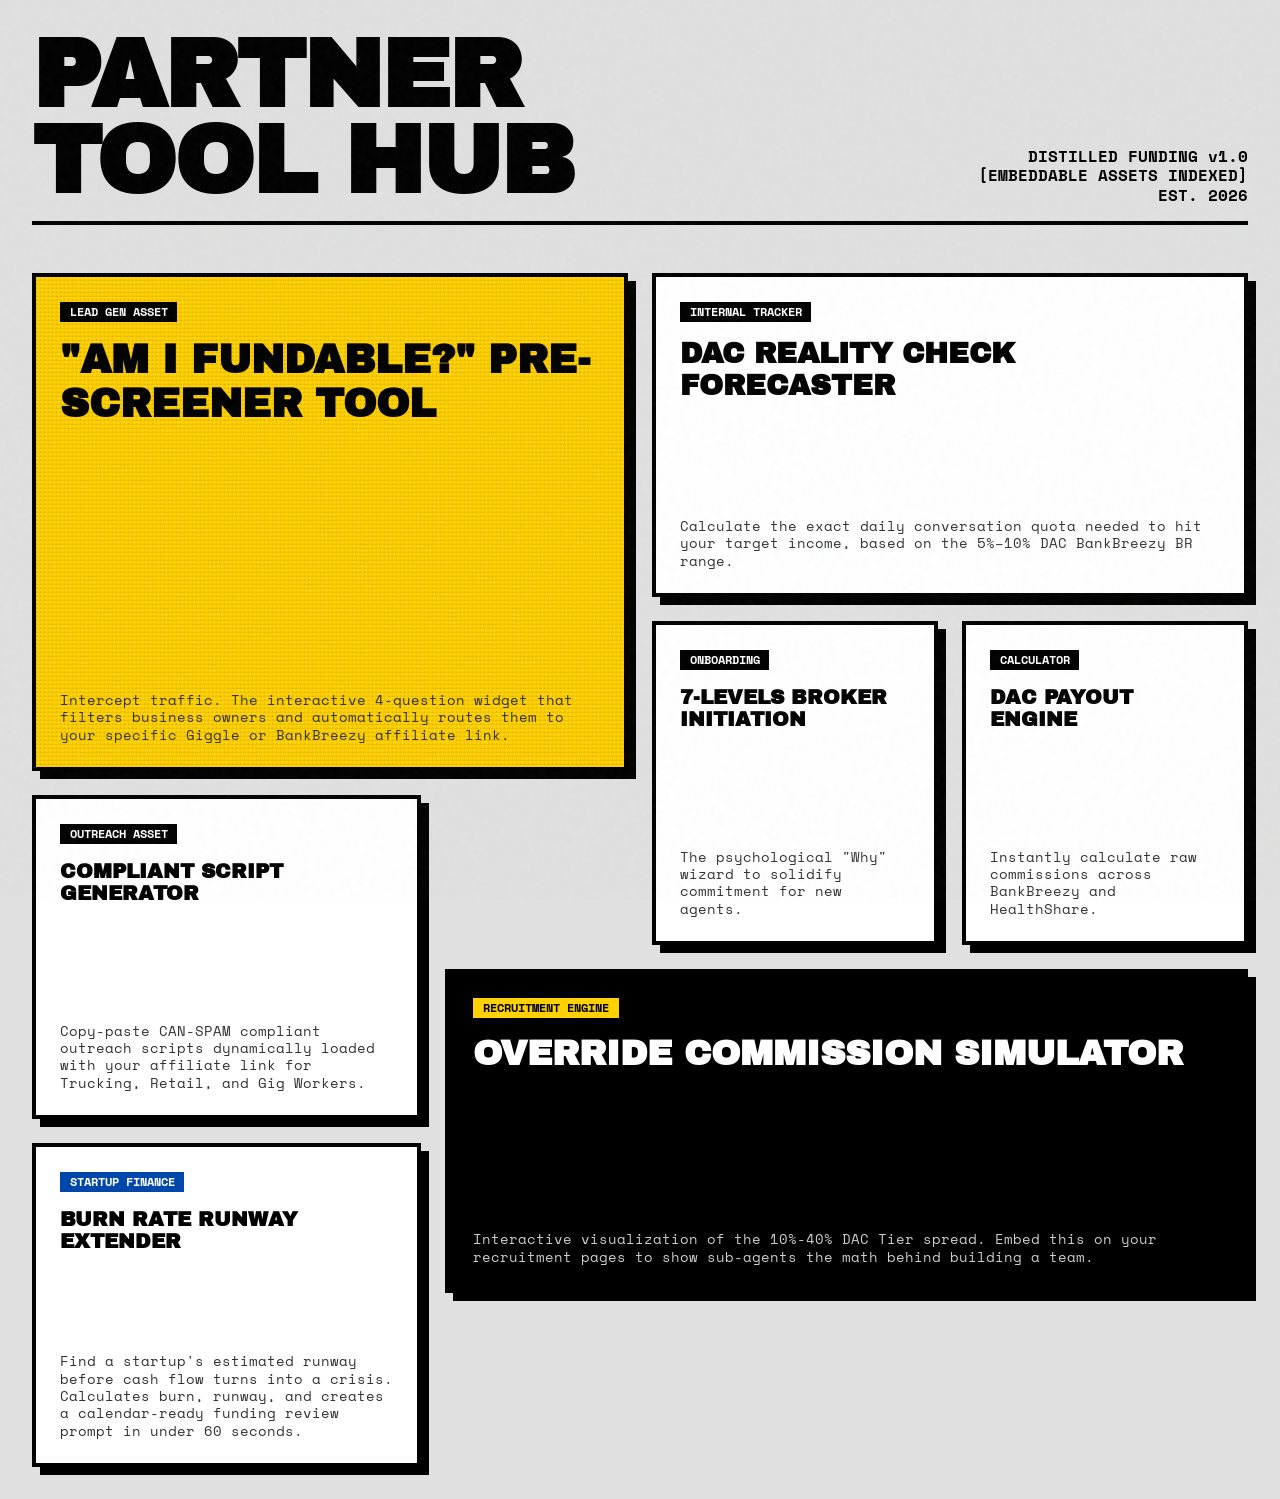
<file: index.html>
<!DOCTYPE html>
<html lang="en">
<head>
    <meta charset="UTF-8">
    <meta name="viewport" content="width=device-width, initial-scale=1.0">
    <title>Distilled Funding | Partner Tool Hub</title>
    <link rel="preconnect" href="https://fonts.googleapis.com">
    <link rel="preconnect" href="https://fonts.gstatic.com" crossorigin>
    <link href="https://fonts.googleapis.com/css2?family=Archivo+Black&family=Space+Mono:wght@400;700&display=swap" rel="stylesheet">
    <style>
        :root {
            --bg: #e0e0e0;
            --concrete: #cccccc;
            --black: #000000;
            --white: #ffffff;
            --accent: #FFD100;
            --distilled-blue: #0047AB;
            --border-width: 4px;
            --shadow-offset: 8px;
            --noise: url("data:image/svg+xml,%3Csvg viewBox='0 0 200 200' xmlns='http://www.w3.org/2000/svg'%3ExternalIcon%3E%3Cfilter id='noiseFilter'%3E%3CfeTurbulence type='fractalNoise' baseFrequency='0.65' numOctaves='3' stitchTiles='stitch'/%3E%3C/filter%3E%3Crect width='100%25' height='100%25' filter='url(%23noiseFilter)'/%3E%3C/svg%3E");
        }

        * { margin: 0; padding: 0; box-sizing: border-box; }

        body {
            background-color: var(--bg);
            font-family: 'Space Mono', monospace;
            color: var(--black);
            overflow-x: hidden;
            padding: 2rem;
            line-height: 1.2;
        }

        body::before {
            content: ""; position: fixed; top: 0; left: 0; width: 100%; height: 100%;
            background: var(--noise); opacity: 0.04; pointer-events: none; z-index: 1000;
        }

        header {
            max-width: 1400px; margin: 0 auto 3rem auto;
            border-bottom: var(--border-width) solid var(--black);
            padding-bottom: 1rem; display: flex; justify-content: space-between; align-items: flex-end;
        }

        h1 { font-family: 'Archivo Black', sans-serif; font-size: clamp(3rem, 8vw, 6rem); text-transform: uppercase; letter-spacing: -2px; line-height: 0.9; }
        .hub-meta { text-align: right; font-weight: 700; }

        .grid-container {
            max-width: 1400px; margin: 0 auto; display: grid;
            grid-template-columns: repeat(12, 1fr); grid-auto-rows: minmax(150px, auto); gap: 1.5rem;
        }

        .block {
            background: var(--white); border: var(--border-width) solid var(--black);
            box-shadow: var(--shadow-offset) var(--shadow-offset) 0px 0px var(--black);
            padding: 1.5rem; display: flex; flex-direction: column; justify-content: space-between;
            transition: all 0.2s cubic-bezier(0.175, 0.885, 0.32, 1.275);
            text-decoration: none; color: inherit; position: relative; overflow: hidden; cursor: pointer;
        }

        .block.disabled { background: #d0d0d0; cursor: not-allowed; opacity: 0.8; box-shadow: 4px 4px 0px 0px var(--black); transform: translate(4px, 4px); }
        .block.disabled:hover { transform: translate(4px, 4px); box-shadow: 4px 4px 0px 0px var(--black); background-color: #d0d0d0; }
        .block:not(.disabled):hover { transform: translate(-4px, -4px); box-shadow: 12px 12px 0px 0px var(--black); background-color: var(--accent); }

        .block.hero-blue:hover { background-color: var(--distilled-blue); color: var(--white); }
        .block.hero-blue:hover .tag { background-color: var(--white); color: var(--distilled-blue); }
        .block.hero-blue:hover .desc { color: #eee; }

        .tag { display: inline-block; background: var(--black); color: var(--white); padding: 0.2rem 0.6rem; font-size: 0.75rem; font-weight: 700; text-transform: uppercase; margin-bottom: 1rem; width: fit-content; transition: all 0.2s; }
        .tag.offline { background: #666; }
        .title { font-family: 'Archivo Black', sans-serif; font-size: 1.25rem; text-transform: uppercase; margin-bottom: 1rem; line-height: 1.1; }
        .desc { font-size: 0.9rem; color: #333; transition: all 0.2s; }

        /* Bento Grid */
        .item-1 { grid-column: span 6; grid-row: span 3; background: var(--accent); }
        .item-1 .title { font-size: 2.5rem; }
        .item-2 { grid-column: span 6; grid-row: span 2; background: var(--white); }
        .item-2 .title { font-size: 1.8rem; }
        .item-3 { grid-column: span 3; grid-row: span 2; }
        .item-4 { grid-column: span 3; grid-row: span 2; }
        .item-5 { grid-column: span 4; grid-row: span 2; }
        .item-6 { grid-column: span 8; grid-row: span 2; background: var(--black); color: var(--white); }
        .item-6 .tag { background: var(--accent); color: var(--black); }
        .item-6 .title { font-size: 2.2rem; }
        .item-6 .desc { color: #ccc; }
        .item-7 { grid-column: span 4; grid-row: span 2; background: var(--white); }
        .item-7 .tag { background: var(--distilled-blue); color: var(--white); }

        .tectonic-lines {
            position: absolute; top: 0; left: 0; width: 100%; height: 100%; pointer-events: none; opacity: 0.1;
            background-image: linear-gradient(45deg, var(--black) 25%, transparent 25%), linear-gradient(-45deg, var(--black) 25%, transparent 25%);
            background-size: 4px 4px;
        }

        @media (max-width: 1024px) {
            .grid-container { grid-template-columns: repeat(6, 1fr); }
            .item-1, .item-2, .item-6 { grid-column: span 6; }
            .block { grid-column: span 3 !important; }
        }
        @media (max-width: 600px) {
            header { flex-direction: column; align-items: flex-start; }
            .hub-meta { text-align: left; margin-top: 1rem; }
            .grid-container { grid-template-columns: 1fr; }
            .block { grid-column: span 1 !important; }
            h1 { font-size: 3.5rem; }
        }

        @keyframes reveal { from { transform: translateY(30px); opacity: 0; } to { transform: translateY(0); opacity: 1; } }
        .block { animation: reveal 0.6s cubic-bezier(0.23, 1, 0.32, 1) both; }
        .item-1 { animation-delay: 0.05s; } .item-2 { animation-delay: 0.1s; } .item-3 { animation-delay: 0.15s; }
        .item-4 { animation-delay: 0.2s; } .item-5 { animation-delay: 0.25s; } .item-6 { animation-delay: 0.3s; } .item-7 { animation-delay: 0.35s; }
    </style>
</head>
<body>

    <header>
        <h1>Partner<br>Tool Hub</h1>
        <div class="hub-meta">
            DISTILLED FUNDING v1.0<br>
            [EMBEDDABLE ASSETS INDEXED]<br>
            EST. 2026
        </div>
    </header>

    <div class="grid-container">

        <a href="quiz.html" class="block item-1 hero-blue">
            <div class="tectonic-lines"></div>
            <div>
                <span class="tag">Lead Gen Asset</span>
                <h2 class="title">"Am I Fundable?" Pre-Screener Tool</h2>
            </div>
            <p class="desc">Intercept traffic. The interactive 4-question widget that filters business owners and automatically routes them to your specific Giggle or BankBreezy affiliate link.</p>
        </a>

        <a href="reality-check.html" class="block item-2">
            <div>
                <span class="tag">Internal Tracker</span>
                <h2 class="title">DAC Reality Check Forecaster</h2>
            </div>
            <p class="desc">Calculate the exact daily conversation quota needed to hit your target income, based on the 5%–10% DAC BankBreezy BR range.</p>
        </a>

        <a href="launchpad.html" class="block item-3">
            <div>
                <span class="tag">Onboarding</span>
                <h2 class="title">7-Levels Broker Initiation</h2>
            </div>
            <p class="desc">The psychological "Why" wizard to solidify commitment for new agents.</p>
        </a>

        <a href="payout-engine.html" class="block item-4">
            <div>
                <span class="tag">Calculator</span>
                <h2 class="title">DAC Payout Engine</h2>
            </div>
            <p class="desc">Instantly calculate raw commissions across BankBreezy and HealthShare.</p>
        </a>

        <a href="script-generator.html" class="block item-5">
            <div>
                <span class="tag">Outreach Asset</span>
                <h2 class="title">Compliant Script Generator</h2>
            </div>
            <p class="desc">Copy-paste CAN-SPAM compliant outreach scripts dynamically loaded with your affiliate link for Trucking, Retail, and Gig Workers.</p>
        </a>

        <a href="override-matrix.html" class="block item-6">
            <div>
                <span class="tag">Recruitment Engine</span>
                <h2 class="title">Override Commission Simulator</h2>
            </div>
            <p class="desc">Interactive visualization of the 10%-40% DAC Tier spread. Embed this on your recruitment pages to show sub-agents the math behind building a team.</p>
        </a>

        <a href="burn-rate-runway.html" class="block item-7">
            <div>
                <span class="tag">Startup Finance</span>
                <h2 class="title">Burn Rate Runway Extender</h2>
            </div>
            <p class="desc">Find a startup's estimated runway before cash flow turns into a crisis. Calculates burn, runway, and creates a calendar-ready funding review prompt in under 60 seconds.</p>
        </a>

    </div>

    <script>
        document.addEventListener('mousemove', (e) => {
            const amount = 5;
            const x = (e.clientX / window.innerWidth - 0.5) * amount;
            const y = (e.clientY / window.innerHeight - 0.5) * amount;
            document.querySelectorAll('.block:not(.disabled)').forEach(block => {
                if(!block.matches(':hover')) {
                   block.style.transform = `translate(${x}px, ${y}px)`;
                }
            });
        });
    </script>
</body>
</html>
</file>
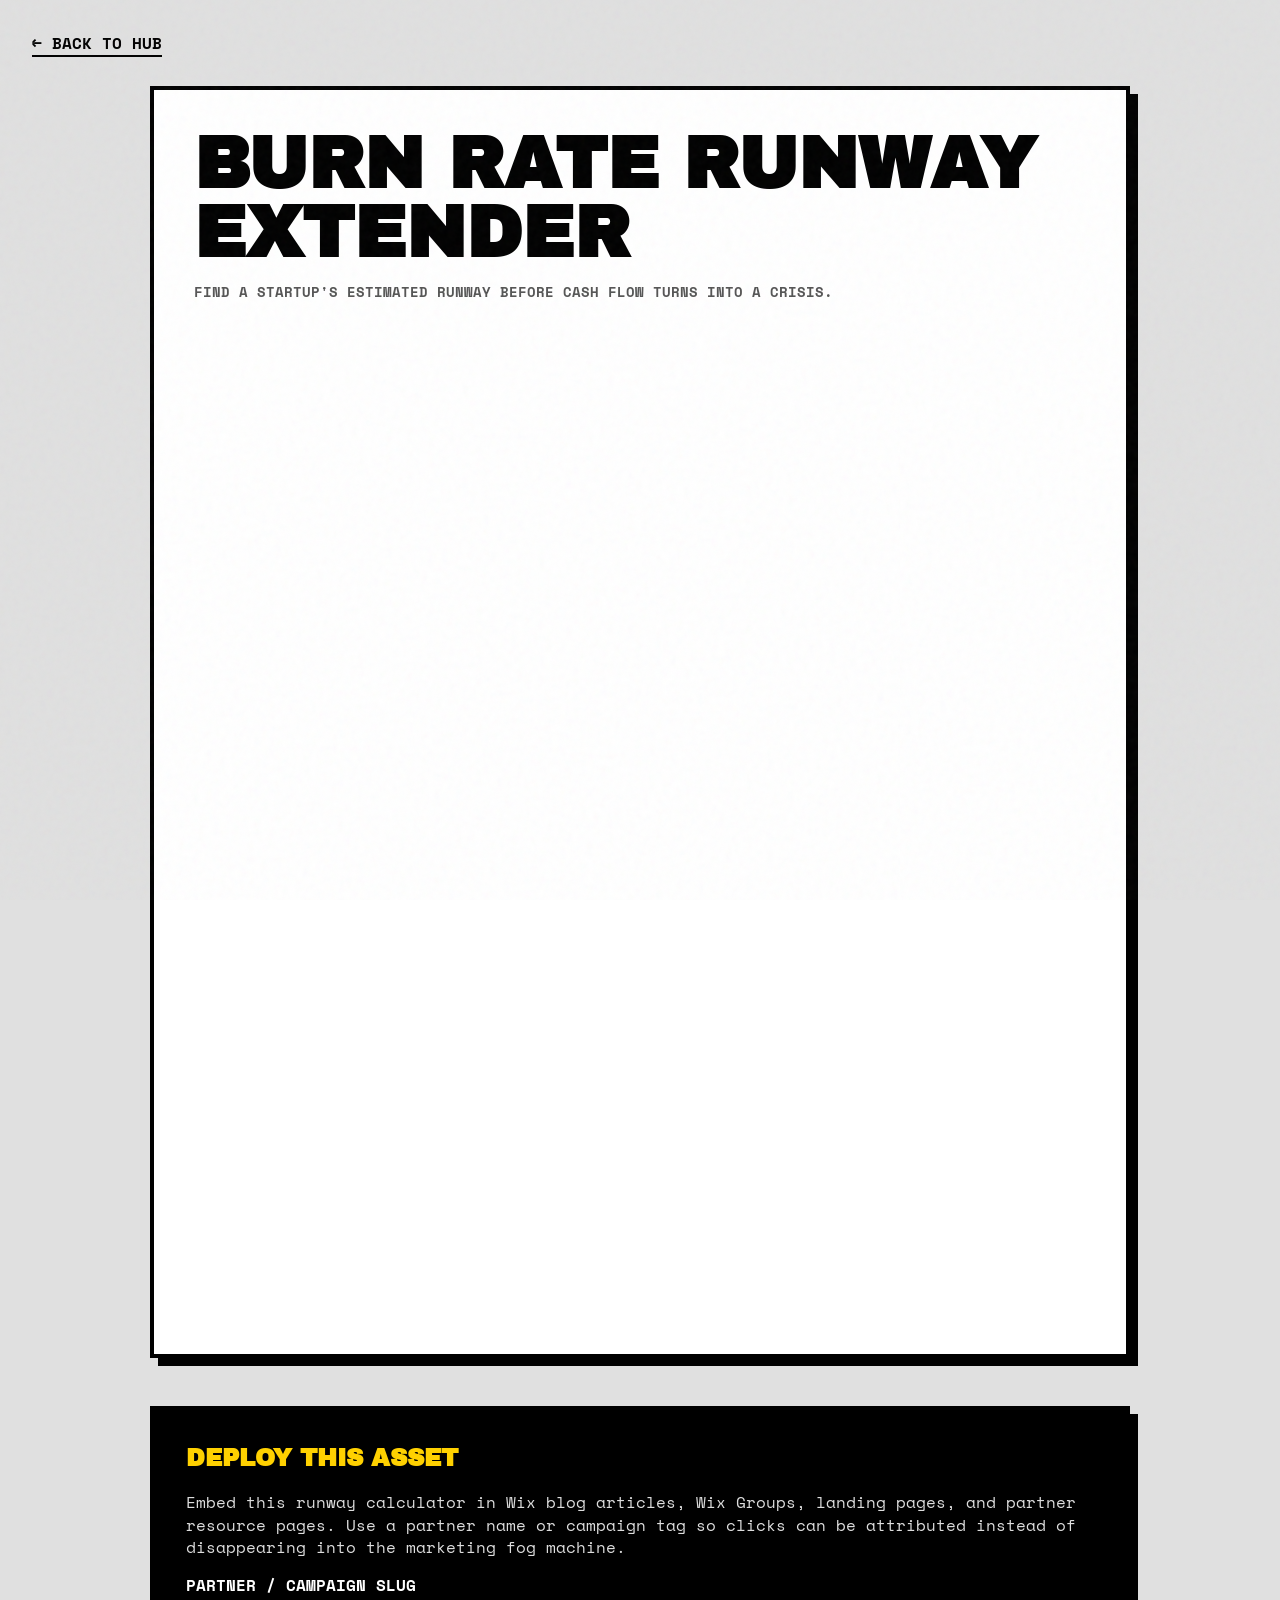
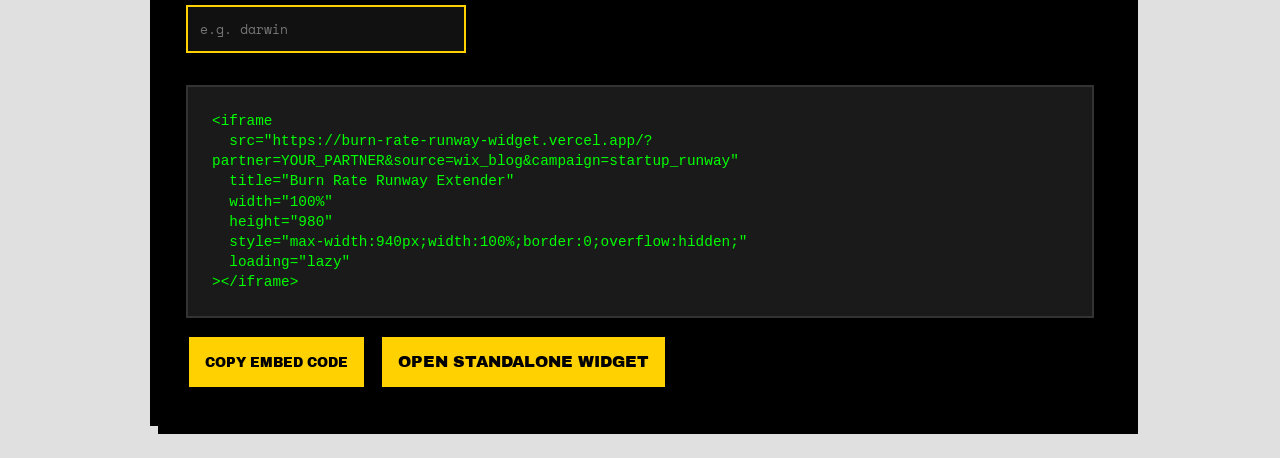
<file: burn-rate-runway.html>
<!DOCTYPE html>
<html lang="en">
<head>
    <meta charset="UTF-8">
    <meta name="viewport" content="width=device-width, initial-scale=1.0">
    <title>Burn Rate Runway Extender | Distilled Partner Hub</title>
    <link rel="preconnect" href="https://fonts.googleapis.com">
    <link rel="preconnect" href="https://fonts.gstatic.com" crossorigin>
    <link href="https://fonts.googleapis.com/css2?family=Archivo+Black&family=Space+Mono:wght@400;700&display=swap" rel="stylesheet">
    <style>
        :root {
            --bg: #e0e0e0;
            --black: #000000;
            --white: #ffffff;
            --accent: #FFD100;
            --distilled-blue: #0047AB;
            --success: #28a745;
            --border-width: 4px;
            --shadow: 8px 8px 0px 0px var(--black);
            --noise: url("data:image/svg+xml,%3Csvg viewBox='0 0 200 200' xmlns='http://www.w3.org/2000/svg'%3ExternalIcon%3E%3Cfilter id='noiseFilter'%3E%3CfeTurbulence type='fractalNoise' baseFrequency='0.65' numOctaves='3' stitchTiles='stitch'/%3E%3C/filter%3E%3Crect width='100%25' height='100%25' filter='url(%23noiseFilter)'/%3E%3C/svg%3E");
        }

        * { box-sizing: border-box; }

        body {
            background-color: var(--bg);
            font-family: 'Space Mono', monospace;
            color: var(--black);
            margin: 0;
            padding: 2rem;
            line-height: 1.4;
        }

        body::before {
            content: ""; position: fixed; top: 0; left: 0; width: 100%; height: 100%;
            background: var(--noise); opacity: 0.04; pointer-events: none; z-index: 1000;
        }

        nav { margin-bottom: 2rem; }
        nav a { font-weight: bold; color: var(--black); text-decoration: none; border-bottom: 2px solid var(--black); text-transform: uppercase; }
        nav a:hover { background: var(--accent); }

        .container { max-width: 980px; margin: 0 auto; }

        .tool-block {
            background: var(--white);
            border: var(--border-width) solid var(--black);
            box-shadow: var(--shadow);
            padding: 2.5rem;
            margin-bottom: 3rem;
            position: relative;
        }

        h1 { font-family: 'Archivo Black', sans-serif; font-size: clamp(2.4rem, 7vw, 4.5rem); text-transform: uppercase; margin: 0 0 0.75rem; line-height: 0.95; }
        h2 { font-family: 'Archivo Black', sans-serif; text-transform: uppercase; margin: 0 0 1rem; }
        p.subtitle { margin-bottom: 2rem; font-weight: bold; text-transform: uppercase; font-size: 0.9rem; color: #555; }

        .widget-frame {
            width: 100%;
            max-width: 940px;
            height: 980px;
            border: 0;
            display: block;
            margin: 0 auto;
            background: transparent;
        }

        .arsenal-block { background: var(--black); color: var(--white); padding: 2rem; border: var(--border-width) solid var(--black); box-shadow: var(--shadow); }
        .arsenal-block h2 { color: var(--accent); }
        .arsenal-block p { color: #ddd; }
        .code-box { background: #1a1a1a; border: 2px solid #333; color: #00ff00; padding: 1.5rem; font-family: monospace; font-size: 0.9rem; white-space: pre-wrap; margin: 1rem 0; overflow-x: auto; }
        label { display: block; color: var(--white); margin-top: 1rem; font-weight: bold; text-transform: uppercase; }
        input {
            max-width: 280px;
            width: 100%;
            padding: 0.75rem;
            margin: 0.5rem 0 1rem;
            border: 2px solid var(--accent);
            background: #111;
            color: var(--white);
            font-family: 'Space Mono', monospace;
        }

        .btn-row { display: flex; flex-wrap: wrap; gap: 0.75rem; margin-top: 1rem; }
        .btn {
            display: inline-block;
            background: var(--accent);
            color: var(--black);
            border: 3px solid var(--black);
            padding: 0.85rem 1rem;
            font-family: 'Archivo Black', sans-serif;
            text-transform: uppercase;
            text-decoration: none;
            cursor: pointer;
        }
        .btn:hover { transform: translate(-3px, -3px); box-shadow: 5px 5px 0 var(--white); }

        @media (max-width: 700px) {
            body { padding: 1rem; }
            .tool-block, .arsenal-block { padding: 1.25rem; }
            .widget-frame { height: 1120px; }
        }
    </style>
</head>
<body>

    <nav>
        <a href="index.html">← Back to Hub</a>
    </nav>

    <div class="container">
        <div class="tool-block" id="toolBlock">
            <h1>Burn Rate Runway Extender</h1>
            <p class="subtitle">Find a startup's estimated runway before cash flow turns into a crisis.</p>
            <iframe
                id="runwayFrame"
                class="widget-frame"
                src="https://burn-rate-runway-widget.vercel.app/?source=partner_hub&campaign=startup_runway"
                title="Burn Rate Runway Extender"
                loading="lazy">
            </iframe>
        </div>

        <div class="arsenal-block">
            <h2>Deploy This Asset</h2>
            <p>Embed this runway calculator in Wix blog articles, Wix Groups, landing pages, and partner resource pages. Use a partner name or campaign tag so clicks can be attributed instead of disappearing into the marketing fog machine.</p>

            <label for="partnerInput">Partner / Campaign Slug</label>
            <input type="text" id="partnerInput" placeholder="e.g. darwin" onkeyup="updateCode()">

            <div class="code-box" id="embedCode">&lt;iframe
  src="https://burn-rate-runway-widget.vercel.app/?partner=YOUR_PARTNER&source=wix_blog&campaign=startup_runway"
  title="Burn Rate Runway Extender"
  width="100%"
  height="980"
  style="max-width:940px;width:100%;border:0;overflow:hidden;"
  loading="lazy"
&gt;&lt;/iframe&gt;</div>

            <div class="btn-row">
                <button class="btn" onclick="copyEmbedCode()" id="copyBtn">Copy Embed Code</button>
                <a class="btn" href="https://burn-rate-runway-widget.vercel.app/" target="_blank" rel="noopener noreferrer">Open Standalone Widget</a>
            </div>
        </div>
    </div>

    <script>
        const urlParams = new URLSearchParams(window.location.search);
        const embedded = urlParams.get('embedded') === 'true';

        if (embedded) {
            const arsenalBlock = document.querySelector('.arsenal-block');
            const navBlock = document.querySelector('nav');
            if (arsenalBlock) arsenalBlock.style.display = 'none';
            if (navBlock) navBlock.style.display = 'none';
        }

        function cleanSlug(value) {
            return (value || 'YOUR_PARTNER').replace(/[^a-zA-Z0-9_-]/g, '').slice(0, 80) || 'YOUR_PARTNER';
        }

        function updateCode() {
            const partner = cleanSlug(document.getElementById('partnerInput').value);
            const code = `&lt;iframe\n  src="https://burn-rate-runway-widget.vercel.app/?partner=${partner}&source=wix_blog&campaign=startup_runway"\n  title="Burn Rate Runway Extender"\n  width="100%"\n  height="980"\n  style="max-width:940px;width:100%;border:0;overflow:hidden;"\n  loading="lazy"\n&gt;&lt;/iframe&gt;`;
            document.getElementById('embedCode').innerHTML = code;
        }

        function copyEmbedCode() {
            const text = document.getElementById('embedCode').innerText;
            navigator.clipboard.writeText(text).then(() => {
                const btn = document.getElementById('copyBtn');
                btn.innerText = 'Copied';
                setTimeout(() => btn.innerText = 'Copy Embed Code', 1600);
            });
        }
    </script>
</body>
</html>
</file>
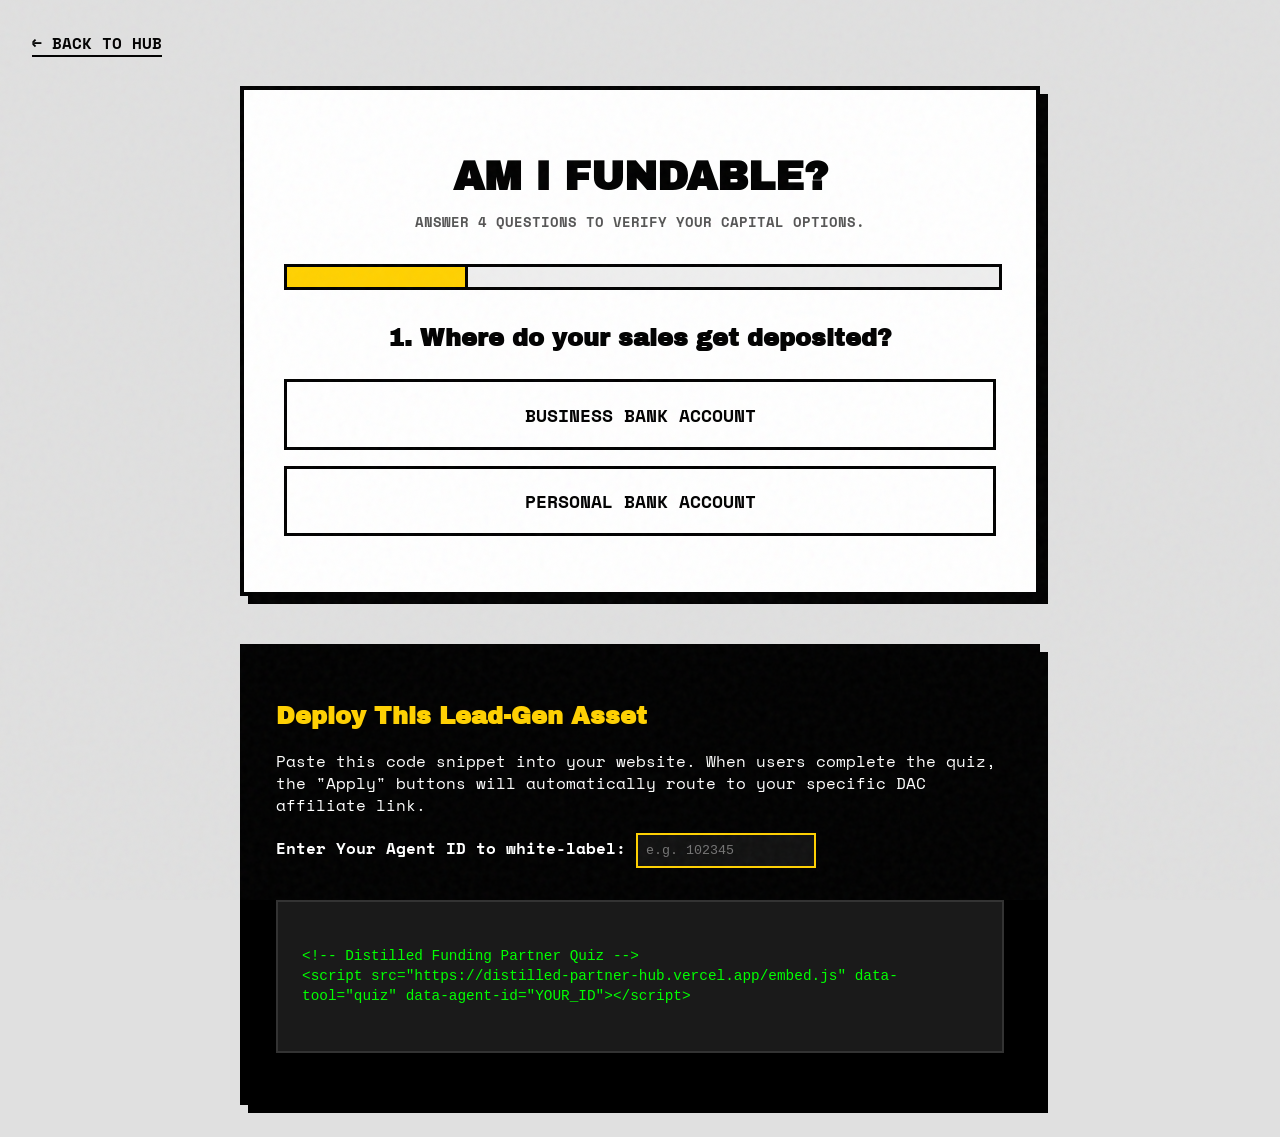
<file: quiz.html>
<!DOCTYPE html>
<html lang="en">
<head>
    <meta charset="UTF-8">
    <meta name="viewport" content="width=device-width, initial-scale=1.0">
    <title>Am I Fundable? | Distilled Partner Hub</title>
    <link rel="preconnect" href="https://fonts.googleapis.com">
    <link rel="preconnect" href="https://fonts.gstatic.com" crossorigin>
    <link href="https://fonts.googleapis.com/css2?family=Archivo+Black&family=Space+Mono:wght@400;700&display=swap" rel="stylesheet">
    <style>
        :root {
            --bg: #e0e0e0;
            --black: #000000;
            --white: #ffffff;
            --accent: #FFD100;
            --distilled-blue: #0047AB;
            --border-width: 4px;
            --shadow: 8px 8px 0px 0px var(--black);
            --noise: url("data:image/svg+xml,%3Csvg viewBox='0 0 200 200' xmlns='http://www.w3.org/2000/svg'%3ExternalIcon%3E%3Cfilter id='noiseFilter'%3E%3CfeTurbulence type='fractalNoise' baseFrequency='0.65' numOctaves='3' stitchTiles='stitch'/%3E%3C/filter%3E%3Crect width='100%25' height='100%25' filter='url(%23noiseFilter)'/%3E%3C/svg%3E");
        }

        body {
            background-color: var(--bg);
            font-family: 'Space Mono', monospace;
            color: var(--black);
            margin: 0;
            padding: 2rem;
            line-height: 1.4;
        }

        body::before {
            content: ""; position: fixed; top: 0; left: 0; width: 100%; height: 100%;
            background: var(--noise); opacity: 0.04; pointer-events: none; z-index: 1000;
        }

        /* Nav */
        nav { margin-bottom: 2rem; }
        nav a { font-weight: bold; color: var(--black); text-decoration: none; border-bottom: 2px solid var(--black); text-transform: uppercase; }
        nav a:hover { background: var(--accent); }

        .container { max-width: 800px; margin: 0 auto; }

        /* The Tool Block */
        .tool-block {
            background: var(--white);
            border: var(--border-width) solid var(--black);
            box-shadow: var(--shadow);
            padding: 2.5rem;
            margin-bottom: 3rem;
            text-align: center;
        }

        h1 { font-family: 'Archivo Black', sans-serif; font-size: 2.5rem; text-transform: uppercase; margin-bottom: 0.5rem; line-height: 1; }
        p.subtitle { margin-bottom: 2rem; font-weight: bold; text-transform: uppercase; font-size: 0.9rem; color: #555; }

        /* Progress Bar */
        .progress-bar-container { width: 100%; border: 3px solid var(--black); height: 20px; background: #eee; margin-bottom: 2rem; position: relative; }
        .progress-fill { height: 100%; background: var(--accent); width: 25%; transition: width 0.3s ease; border-right: 3px solid var(--black); }

        /* Quiz Steps */
        .step { display: none; }
        .step.active { display: block; animation: slideUp 0.3s ease-out forwards; }
        @keyframes slideUp { from { opacity: 0; transform: translateY(10px); } to { opacity: 1; transform: translateY(0); } }

        h2.question { font-family: 'Archivo Black', sans-serif; font-size: 1.5rem; margin-bottom: 1.5rem; }

        .option-btn {
            display: block; width: 100%; background: var(--white); color: var(--black);
            font-family: 'Space Mono', monospace; font-size: 1.1rem; font-weight: bold;
            padding: 1.2rem; border: 3px solid var(--black); margin-bottom: 1rem;
            text-transform: uppercase; cursor: pointer; transition: all 0.2s;
        }
        .option-btn:hover { background: var(--black); color: var(--white); transform: translate(-4px, -4px); box-shadow: 6px 6px 0px 0px var(--accent); }

        /* Results */
        .result-box { display: none; border: 4px solid var(--black); padding: 2rem; text-align: left; }
        .result-box.giggle { background: var(--accent); }
        .result-box.bankbreezy { background: var(--distilled-blue); color: var(--white); }
        .result-box.bankbreezy h2, .result-box.bankbreezy li { color: var(--white); }
        .result-box.decline { background: #ccc; }

        .result-box h2 { font-family: 'Archivo Black', sans-serif; font-size: 2rem; margin-top: 0; margin-bottom: 1rem; text-transform: uppercase; }
        .result-box ul { font-size: 1rem; margin-bottom: 2rem; font-weight: bold; padding-left: 1.5rem; }
        .result-box li { margin-bottom: 0.5rem; }

        .apply-btn {
            display: inline-block; width: 100%; background: var(--black); color: var(--white);
            font-family: 'Archivo Black', sans-serif; font-size: 1.2rem; padding: 1.2rem;
            border: 3px solid var(--black); text-transform: uppercase; text-align: center;
            text-decoration: none; transition: all 0.2s; box-sizing: border-box;
        }
        .apply-btn:hover { background: var(--white); color: var(--black); transform: translate(-4px, -4px); box-shadow: 6px 6px 0px 0px var(--black); }
        .bankbreezy .apply-btn:hover { background: var(--accent); }

        /* Embed Arsenal Section */
        .arsenal-block { background: var(--black); color: var(--white); padding: 2rem; border: var(--border-width) solid var(--black); box-shadow: var(--shadow); }
        .arsenal-block h2 { font-family: 'Archivo Black', sans-serif; color: var(--accent); margin-bottom: 1rem; }
        .code-box { background: #1a1a1a; border: 2px solid #333; color: #00ff00; padding: 1.5rem; font-family: monospace; font-size: 0.9rem; white-space: pre-wrap; margin: 1rem 0; overflow-x: auto; }

    </style>
</head>
<body>

    <nav>
        <a href="index.html">← Back to Hub</a>
    </nav>

    <div class="container">
        
        <div class="tool-block" id="toolBlock">
            <h1>Am I Fundable?</h1>
            <p class="subtitle" id="subtitle">Answer 4 questions to verify your capital options.</p>
            
            <div class="progress-bar-container" id="progressWrapper">
                <div class="progress-fill" id="progress"></div>
            </div>

            <div class="step active" id="step1">
                <h2 class="question">1. Where do your sales get deposited?</h2>
                <button class="option-btn" onclick="nextStep(1, 'Business')">Business Bank Account</button>
                <button class="option-btn" onclick="nextStep(1, 'Personal')">Personal Bank Account</button>
            </div>

            <div class="step" id="step2">
                <h2 class="question">2. Lowest monthly revenue in the last 90 days?</h2>
                <button class="option-btn" onclick="nextStep(2, 'High')">Over $15,000 / mo</button>
                <button class="option-btn" onclick="nextStep(2, 'Medium')">$3,000 to $15,000 / mo</button>
                <button class="option-btn" onclick="nextStep(2, 'Low')">Under $3,000 / mo</button>
            </div>

            <div class="step" id="step3">
                <h2 class="question">3. How long have you been in business?</h2>
                <button class="option-btn" onclick="nextStep(3, 'Established')">6 Months or More</button>
                <button class="option-btn" onclick="nextStep(3, 'New')">Less than 6 Months</button>
            </div>

            <div class="step" id="step4">
                <h2 class="question">4. Estimated credit score?</h2>
                <button class="option-btn" onclick="nextStep(4, 'Good')">500 or Higher</button>
                <button class="option-btn" onclick="nextStep(4, 'Poor')">Under 500</button>
            </div>

            <div class="result-box bankbreezy" id="resBankBreezy">
                <h2>Pre-Qualified: Core Capital</h2>
                <p><strong>Your profile matches our BankBreezy Business Capital tier.</strong></p>
                <ul>
                    <li>Approvals up to $2M</li>
                    <li>Funding in 1-2 business days</li>
                    <li>No hard credit pull to receive offers</li>
                </ul>
                <a href="#" class="apply-btn" id="linkBankBreezy">Claim Your Capital Now</a>
            </div>

            <div class="result-box giggle" id="resGiggle">
                <h2>Verified: Micro-Funding</h2>
                <p><strong>Your profile perfectly matches our Giggle Instant Funding program.</strong></p>
                <ul>
                    <li>Instant automated approval</li>
                    <li>Self-employed / 1099 eligible</li>
                    <li>Funds wired instantly</li>
                </ul>
                <a href="#" class="apply-btn" id="linkGiggle">Get Instant Funding</a>
            </div>

            <div class="result-box decline" id="resDecline">
                <h2>Status: Incubating</h2>
                <p><strong>Our partners currently require a minimum of $3,000/mo in revenue.</strong></p>
                <p>Once your monthly deposits consistently cross the $3,000 threshold, return here. We have capital waiting for you.</p>
            </div>
        </div>

        <div class="arsenal-block">
            <h2>Deploy This Lead-Gen Asset</h2>
            <p>Paste this code snippet into your website. When users complete the quiz, the "Apply" buttons will automatically route to your specific DAC affiliate link.</p>
            
            <label style="color: var(--white); margin-top: 1rem; font-weight: bold;">Enter Your Agent ID to white-label:</label>
            <input type="text" id="agentInput" placeholder="e.g. 102345" style="max-width: 200px; padding: 0.5rem; margin-bottom: 1rem; border: 2px solid var(--accent); background: #111; color: var(--white); font-family: monospace;" onkeyup="updateCode()">
            
            <div class="code-box" id="embedCode">
&lt;!-- Distilled Funding Partner Quiz --&gt;
&lt;script src="https://distilled-partner-hub.vercel.app/embed.js" data-tool="quiz" data-agent-id="YOUR_ID"&gt;&lt;/script&gt;
            </div>
        </div>
    </div>

    <script>
        // Setup Agent ID from URL
        const urlParams = new URLSearchParams(window.location.search);
        const urlAgentID = urlParams.get('agentID') || 'YOUR_ID';

        // WHITE-LABEL LOGIC: Hide the "Arsenal Block" if embedded on a partner's site
        if (urlParams.get('embedded') === 'true') {
            const arsenalBlock = document.querySelector('.arsenal-block');
            const navBlock = document.querySelector('nav');
            if(arsenalBlock) arsenalBlock.style.display = 'none';
            if(navBlock) navBlock.style.display = 'none';
        }

        // Auto-Set the Affiliate Links right away
        document.getElementById('linkBankBreezy').href = `https://bankbreezy.com/${urlAgentID}`;
        document.getElementById('linkGiggle').href = `https://davidallencapital.com/micro/${urlAgentID}`;

        // Quiz Logic
        const userData = { account: '', revenue: '', time: '', credit: '' };

        function nextStep(currentStep, answer) {
            if(currentStep === 1) userData.account = answer;
            if(currentStep === 2) userData.revenue = answer;
            if(currentStep === 3) userData.time = answer;
            if(currentStep === 4) userData.credit = answer;

            document.getElementById(`step${currentStep}`).classList.remove('active');

            if (currentStep < 4) {
                const next = currentStep + 1;
                document.getElementById(`step${next}`).classList.add('active');
                document.getElementById('progress').style.width = (next * 25) + '%';
            } else {
                document.getElementById('progressWrapper').style.display = 'none';
                document.getElementById('subtitle').style.display = 'none';
                calculateResult();
            }
        }

        function calculateResult() {
            if (userData.revenue === 'Low') {
                document.getElementById('resDecline').style.display = 'block';
            } 
            else if (userData.account === 'Business' && userData.revenue === 'High' && userData.time === 'Established' && userData.credit === 'Good') {
                document.getElementById('resBankBreezy').style.display = 'block';
                document.getElementById('toolBlock').style.borderColor = "var(--distilled-blue)";
                document.getElementById('toolBlock').style.boxShadow = "8px 8px 0px 0px var(--distilled-blue)";
            } 
            else {
                document.getElementById('resGiggle').style.display = 'block';
                document.getElementById('toolBlock').style.borderColor = "var(--accent)";
                document.getElementById('toolBlock').style.boxShadow = "8px 8px 0px 0px var(--accent)";
            }
        }

        // Auto-update Embed Code Box
        function updateCode() {
            const id = document.getElementById('agentInput').value || 'YOUR_ID';
            document.getElementById('embedCode').innerText = `\n<script src="https://distilled-partner-hub.vercel.app/embed.js" data-tool="quiz" data-agent-id="${id}"><\/script>`;
        }
    </script>
</body>
</html>
</file>
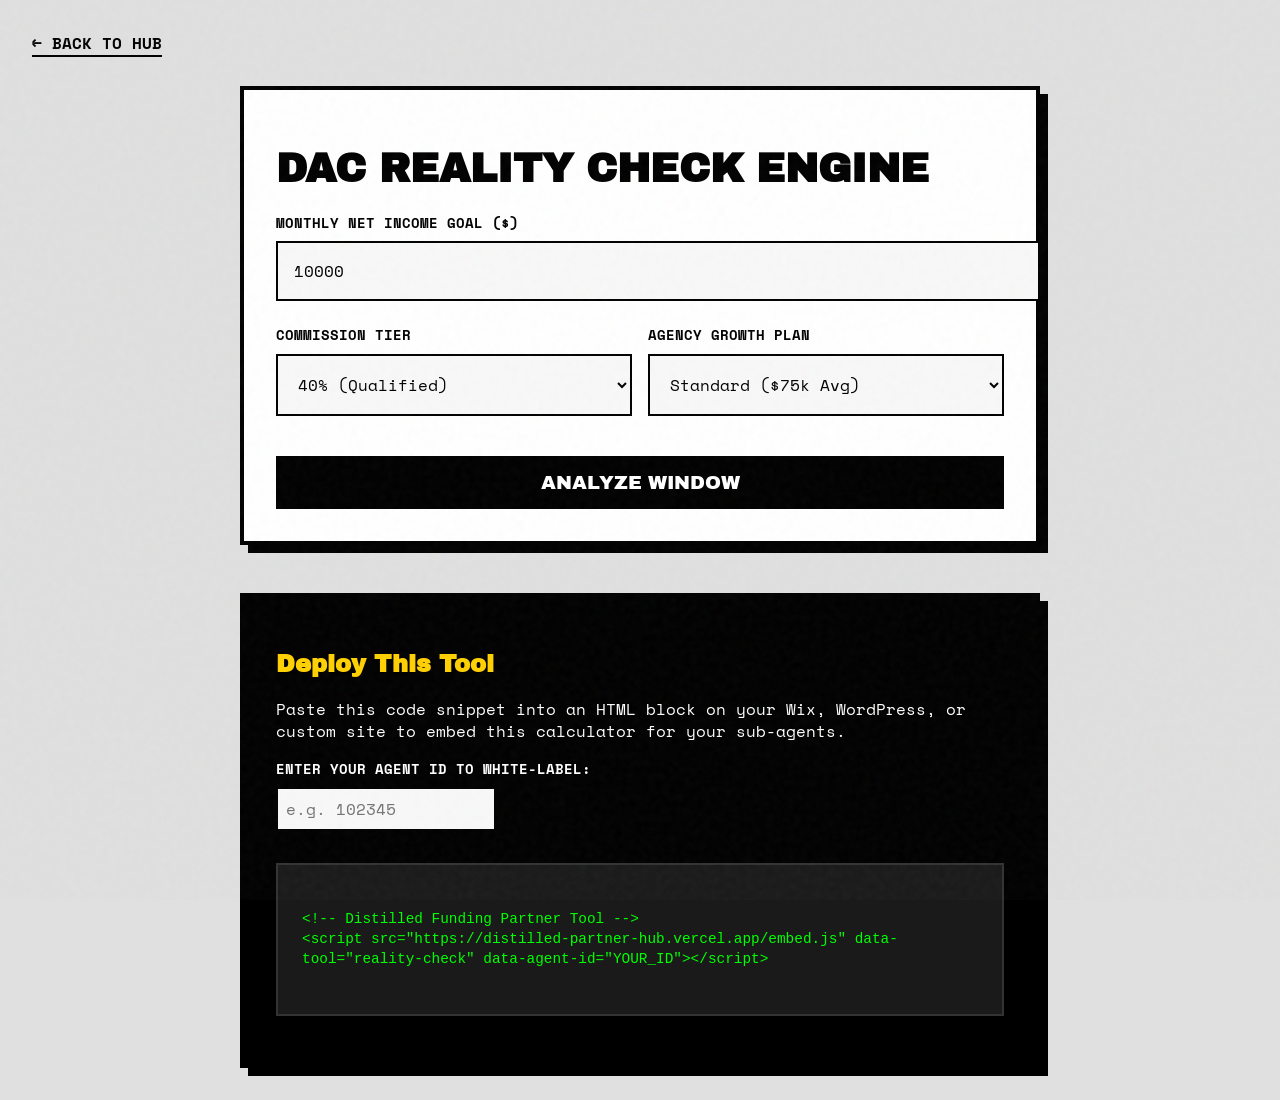
<file: reality-check.html>
<!DOCTYPE html>
<html lang="en">
<head>
    <meta charset="UTF-8">
    <meta name="viewport" content="width=device-width, initial-scale=1.0">
    <title>DAC Reality Check | Distilled Partner Hub</title>
    <link rel="preconnect" href="https://fonts.googleapis.com">
    <link rel="preconnect" href="https://fonts.gstatic.com" crossorigin>
    <link href="https://fonts.googleapis.com/css2?family=Archivo+Black&family=Space+Mono:wght@400;700&display=swap" rel="stylesheet">
    <style>
        :root {
            --bg: #e0e0e0;
            --black: #000000;
            --white: #ffffff;
            --accent: #FFD100;
            --border-width: 4px;
            --shadow: 8px 8px 0px 0px var(--black);
            --noise: url("data:image/svg+xml,%3Csvg viewBox='0 0 200 200' xmlns='http://www.w3.org/2000/svg'%3ExternalIcon%3E%3Cfilter id='noiseFilter'%3E%3CfeTurbulence type='fractalNoise' baseFrequency='0.65' numOctaves='3' stitchTiles='stitch'/%3E%3C/filter%3E%3Crect width='100%25' height='100%25' filter='url(%23noiseFilter)'/%3E%3C/svg%3E");
        }

        body {
            background-color: var(--bg);
            font-family: 'Space Mono', monospace;
            color: var(--black);
            margin: 0;
            padding: 2rem;
            line-height: 1.4;
        }

        body::before {
            content: ""; position: fixed; top: 0; left: 0; width: 100%; height: 100%;
            background: var(--noise); opacity: 0.04; pointer-events: none; z-index: 1000;
        }

        /* Nav */
        nav { margin-bottom: 2rem; }
        nav a { font-weight: bold; color: var(--black); text-decoration: none; border-bottom: 2px solid var(--black); text-transform: uppercase; }
        nav a:hover { background: var(--accent); }

        .container { max-width: 800px; margin: 0 auto; }

        /* The Tool Block */
        .tool-block {
            background: var(--white);
            border: var(--border-width) solid var(--black);
            box-shadow: var(--shadow);
            padding: 2rem;
            margin-bottom: 3rem;
            position: relative;
        }

        h1 { font-family: 'Archivo Black', sans-serif; font-size: 2.5rem; text-transform: uppercase; margin-bottom: 1.5rem; line-height: 1; }
        
        .input-group { margin-bottom: 1.5rem; }
        label { display: block; font-weight: bold; margin-bottom: 0.5rem; text-transform: uppercase; font-size: 0.9rem; }
        
        input, select {
            width: 100%;
            padding: 1rem;
            font-family: 'Space Mono', monospace;
            font-size: 1rem;
            border: 2px solid var(--black);
            background: #f8f8f8;
            border-radius: 0;
            transition: all 0.2s;
        }
        input:focus, select:focus { outline: none; background: var(--accent); }

        .grid { display: grid; grid-template-columns: 1fr 1fr; gap: 1rem; }

        button {
            width: 100%;
            background: var(--black);
            color: var(--white);
            font-family: 'Archivo Black', sans-serif;
            font-size: 1.2rem;
            padding: 1rem;
            border: none;
            text-transform: uppercase;
            cursor: pointer;
            margin-top: 1rem;
            transition: all 0.2s;
        }
        button:hover { background: var(--accent); color: var(--black); box-shadow: 4px 4px 0px 0px var(--black); transform: translate(-2px, -2px); }

        /* Results */
        .results-grid { display: grid; grid-template-columns: repeat(auto-fit, minmax(200px, 1fr)); gap: 1rem; margin-top: 2rem; display: none; }
        .stat-card { border: 2px solid var(--black); padding: 1rem; text-align: center; }
        .stat-card h3 { font-size: 0.75rem; text-transform: uppercase; margin: 0 0 0.5rem 0; }
        .stat-card p { font-size: 1.2rem; font-weight: bold; margin: 0; }

        .action-plan { margin-top: 2rem; padding: 2rem; background: var(--accent); border: 4px solid var(--black); text-align: center; display: none; }
        .action-plan h2 { font-family: 'Archivo Black', sans-serif; font-size: 1.5rem; margin: 0 0 1rem 0; }
        .quota-circle { font-size: 4rem; font-weight: 900; line-height: 1; margin: 1rem 0; font-family: 'Archivo Black', sans-serif; }

        /* Embed Arsenal Section */
        .arsenal-block { background: var(--black); color: var(--white); padding: 2rem; border: var(--border-width) solid var(--black); box-shadow: var(--shadow); }
        .arsenal-block h2 { font-family: 'Archivo Black', sans-serif; color: var(--accent); margin-bottom: 1rem; }
        .code-box { background: #1a1a1a; border: 2px solid #333; color: #00ff00; padding: 1.5rem; font-family: monospace; font-size: 0.9rem; white-space: pre-wrap; margin: 1rem 0; overflow-x: auto; }

    </style>
</head>
<body>

    <nav>
        <a href="index.html">← Back to Hub</a>
    </nav>

    <div class="container">
        
        <div class="tool-block">
            <h1>DAC Reality Check Engine</h1>
            
            <div class="input-group">
                <label>Monthly Net Income Goal ($)</label>
                <input type="number" id="incomeGoal" value="10000">
            </div>

            <div class="grid">
                <div class="input-group">
                    <label>Commission Tier</label>
                    <select id="tier">
                        <option value="40">40% (Qualified)</option>
                        <option value="50">50% (GA5)</option>
                        <option value="80">80% (NMO)</option>
                    </select>
                </div>
                <div class="input-group">
                    <label>Agency Growth Plan</label>
                    <select id="growthPlan">
                        <option value="50000">Conservative ($50k Avg)</option>
                        <option value="75000" selected>Standard ($75k Avg)</option>
                    </select>
                </div>
            </div>

            <button onclick="calculatePlan()">Analyze Window</button>

            <div class="results-grid" id="results">
                <div class="stat-card"><h3>BR Per Client</h3><p id="outBrRange">$0 - $0</p></div>
                <div class="stat-card"><h3>Total BR Needed</h3><p id="outTotalBr">$0</p></div>
            </div>

            <div class="action-plan" id="actionPlan">
                <h2>Your Daily Mission Window</h2>
                <div class="quota-circle" id="dailyConvoRange">0 - 0</div>
                <p><strong>Owner Conversations Per Day</strong></p>
            </div>
        </div>

        <div class="arsenal-block">
            <h2>Deploy This Tool</h2>
            <p>Paste this code snippet into an HTML block on your Wix, WordPress, or custom site to embed this calculator for your sub-agents.</p>
            
            <label style="color: var(--white); margin-top: 1rem;">Enter Your Agent ID to white-label:</label>
            <input type="text" id="agentInput" placeholder="e.g. 102345" style="max-width: 200px; padding: 0.5rem; margin-bottom: 1rem;" onkeyup="updateCode()">
            
            <div class="code-box" id="embedCode">
&lt;!-- Distilled Funding Partner Tool --&gt;
&lt;script src="https://distilled-partner-hub.vercel.app/embed.js" data-tool="reality-check" data-agent-id="YOUR_ID"&gt;&lt;/script&gt;
            </div>
        </div>
    </div>

    <script>
        // WHITE-LABEL LOGIC: Hide the "Arsenal Block" if embedded on a partner's site
        const urlParams = new URLSearchParams(window.location.search);
        if (urlParams.get('embedded') === 'true') {
            const arsenalBlock = document.querySelector('.arsenal-block');
            const navBlock = document.querySelector('nav');
            if(arsenalBlock) arsenalBlock.style.display = 'none';
            if(navBlock) navBlock.style.display = 'none';
        }

        // Calculator Logic
        function calculatePlan() {
            const incomeGoal = parseFloat(document.getElementById('incomeGoal').value);
            const tier = parseFloat(document.getElementById('tier').value) / 100;
            const avgFunding = parseFloat(document.getElementById('growthPlan').value);
            if (!incomeGoal) return;

            const brLow = avgFunding * 0.05;
            const brHigh = avgFunding * 0.10;
            const totalBrNeeded = incomeGoal / tier;
            const clientsNeededLow = totalBrNeeded / brHigh;
            const clientsNeededHigh = totalBrNeeded / brLow;
            const dailyLow = Math.ceil((clientsNeededLow * 80) / 20);
            const dailyHigh = Math.ceil((clientsNeededHigh * 80) / 20);

            document.getElementById('outBrRange').innerText = `$${brLow.toLocaleString()} - $${brHigh.toLocaleString()}`;
            document.getElementById('outTotalBr').innerText = '$' + Math.ceil(totalBrNeeded).toLocaleString();
            document.getElementById('dailyConvoRange').innerText = `${dailyLow} - ${dailyHigh}`;

            document.getElementById('results').style.display = 'grid';
            document.getElementById('actionPlan').style.display = 'block';
        }

        // Auto-update Embed Code
        function updateCode() {
            const id = document.getElementById('agentInput').value || 'YOUR_ID';
            document.getElementById('embedCode').innerText = `\n<script src="https://distilled-partner-hub.vercel.app/embed.js" data-tool="reality-check" data-agent-id="${id}"><\/script>`;
        }
    </script>
</body>
</html>
</file>
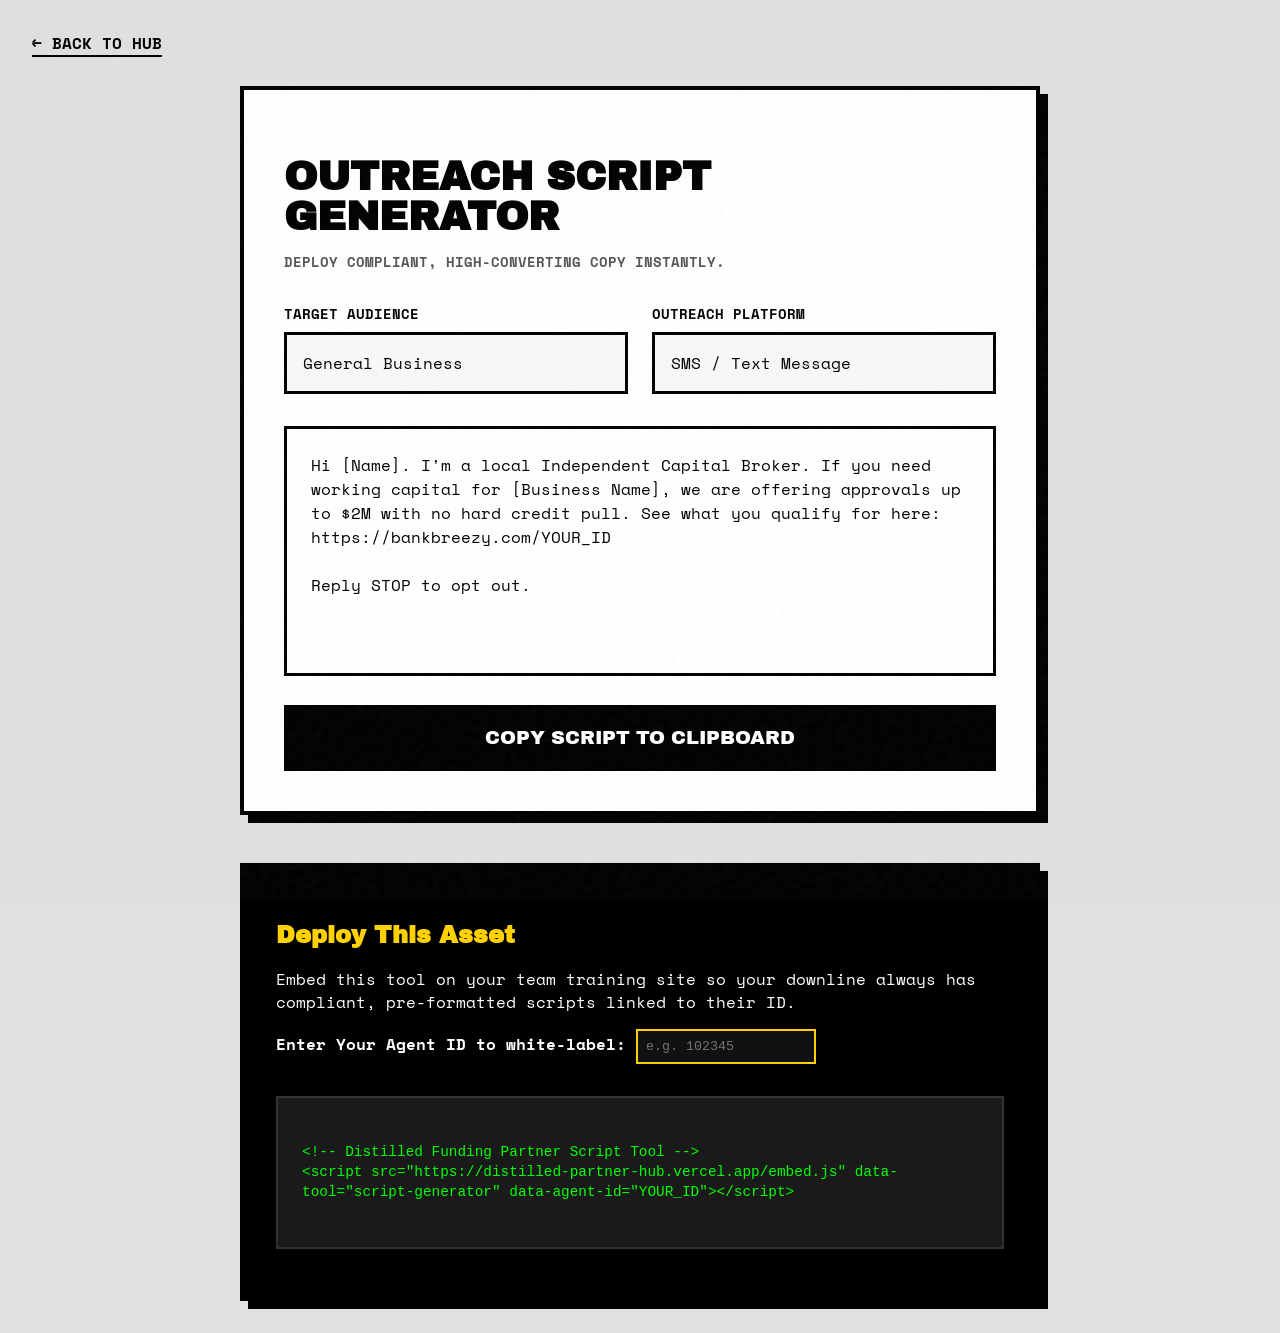
<file: script-generator.html>
<!DOCTYPE html>
<html lang="en">
<head>
    <meta charset="UTF-8">
    <meta name="viewport" content="width=device-width, initial-scale=1.0">
    <title>Compliant Script Generator | Distilled Partner Hub</title>
    <link rel="preconnect" href="https://fonts.googleapis.com">
    <link rel="preconnect" href="https://fonts.gstatic.com" crossorigin>
    <link href="https://fonts.googleapis.com/css2?family=Archivo+Black&family=Space+Mono:wght@400;700&display=swap" rel="stylesheet">
    <style>
        :root {
            --bg: #e0e0e0;
            --black: #000000;
            --white: #ffffff;
            --accent: #FFD100;
            --distilled-blue: #0047AB;
            --success: #28a745;
            --border-width: 4px;
            --shadow: 8px 8px 0px 0px var(--black);
            --noise: url("data:image/svg+xml,%3Csvg viewBox='0 0 200 200' xmlns='http://www.w3.org/2000/svg'%3ExternalIcon%3E%3Cfilter id='noiseFilter'%3E%3CfeTurbulence type='fractalNoise' baseFrequency='0.65' numOctaves='3' stitchTiles='stitch'/%3E%3C/filter%3E%3Crect width='100%25' height='100%25' filter='url(%23noiseFilter)'/%3E%3C/svg%3E");
        }

        body {
            background-color: var(--bg);
            font-family: 'Space Mono', monospace;
            color: var(--black);
            margin: 0;
            padding: 2rem;
            line-height: 1.4;
        }

        body::before {
            content: ""; position: fixed; top: 0; left: 0; width: 100%; height: 100%;
            background: var(--noise); opacity: 0.04; pointer-events: none; z-index: 1000;
        }

        /* Nav */
        nav { margin-bottom: 2rem; }
        nav a { font-weight: bold; color: var(--black); text-decoration: none; border-bottom: 2px solid var(--black); text-transform: uppercase; }
        nav a:hover { background: var(--accent); }

        .container { max-width: 800px; margin: 0 auto; }

        /* The Tool Block */
        .tool-block {
            background: var(--white);
            border: var(--border-width) solid var(--black);
            box-shadow: var(--shadow);
            padding: 2.5rem;
            margin-bottom: 3rem;
            position: relative;
        }

        h1 { font-family: 'Archivo Black', sans-serif; font-size: 2.5rem; text-transform: uppercase; margin-bottom: 0.5rem; line-height: 1; }
        p.subtitle { margin-bottom: 2rem; font-weight: bold; text-transform: uppercase; font-size: 0.9rem; color: #555; }

        /* Inputs */
        .grid { display: grid; grid-template-columns: 1fr 1fr; gap: 1.5rem; margin-bottom: 2rem; }
        .input-group label { display: block; font-weight: bold; margin-bottom: 0.5rem; text-transform: uppercase; font-size: 0.9rem; }
        
        select {
            width: 100%; padding: 1rem; font-family: 'Space Mono', monospace; font-size: 1rem;
            border: 3px solid var(--black); background: #f8f8f8; cursor: pointer; transition: all 0.2s;
            appearance: none;
        }
        select:focus { outline: none; background: var(--accent); border-color: var(--black); }

        /* Output Area */
        .output-wrapper { position: relative; margin-bottom: 1.5rem; }
        textarea {
            width: 100%; height: 250px; padding: 1.5rem; font-family: 'Space Mono', monospace;
            font-size: 1rem; border: 3px solid var(--black); background: var(--white);
            resize: none; box-sizing: border-box; line-height: 1.5; color: var(--black);
        }
        textarea:focus { outline: none; border-color: var(--distilled-blue); }

        .btn-copy {
            width: 100%; background: var(--black); color: var(--white);
            font-family: 'Archivo Black', sans-serif; font-size: 1.2rem; padding: 1.2rem;
            border: 3px solid var(--black); text-transform: uppercase; text-align: center;
            cursor: pointer; transition: all 0.2s;
        }
        .btn-copy:hover { background: var(--accent); color: var(--black); transform: translate(-4px, -4px); box-shadow: 6px 6px 0px 0px var(--black); }
        .btn-copy.copied { background: var(--success); color: var(--white); border-color: var(--success); box-shadow: none; transform: none; }

        /* Embed Arsenal Section */
        .arsenal-block { background: var(--black); color: var(--white); padding: 2rem; border: var(--border-width) solid var(--black); box-shadow: var(--shadow); }
        .arsenal-block h2 { font-family: 'Archivo Black', sans-serif; color: var(--accent); margin-bottom: 1rem; }
        .code-box { background: #1a1a1a; border: 2px solid #333; color: #00ff00; padding: 1.5rem; font-family: monospace; font-size: 0.9rem; white-space: pre-wrap; margin: 1rem 0; overflow-x: auto; }

        @media (max-width: 600px) { .grid { grid-template-columns: 1fr; } }
    </style>
</head>
<body>

    <nav>
        <a href="index.html">← Back to Hub</a>
    </nav>

    <div class="container">
        
        <div class="tool-block" id="toolBlock">
            <h1>Outreach Script Generator</h1>
            <p class="subtitle">Deploy compliant, high-converting copy instantly.</p>
            
            <div class="grid">
                <div class="input-group">
                    <label>Target Audience</label>
                    <select id="audienceSelect" onchange="generateScript()">
                        <option value="general">General Business</option>
                        <option value="trucking">Trucking & Logistics</option>
                        <option value="retail">Retail & E-Commerce</option>
                        <option value="gig">Gig Worker (1099/Uber/App)</option>
                    </select>
                </div>
                <div class="input-group">
                    <label>Outreach Platform</label>
                    <select id="platformSelect" onchange="generateScript()">
                        <option value="sms">SMS / Text Message</option>
                        <option value="email">Email</option>
                        <option value="dm">LinkedIn / IG DM</option>
                    </select>
                </div>
            </div>

            <div class="output-wrapper">
                <textarea id="scriptOutput" readonly></textarea>
            </div>
            
            <button class="btn-copy" id="copyBtn" onclick="copyScript()">Copy Script to Clipboard</button>
        </div>

        <div class="arsenal-block">
            <h2>Deploy This Asset</h2>
            <p>Embed this tool on your team training site so your downline always has compliant, pre-formatted scripts linked to their ID.</p>
            
            <label style="color: var(--white); margin-top: 1rem; font-weight: bold;">Enter Your Agent ID to white-label:</label>
            <input type="text" id="agentInput" placeholder="e.g. 102345" style="max-width: 200px; padding: 0.5rem; margin-bottom: 1rem; border: 2px solid var(--accent); background: #111; color: var(--white); font-family: monospace;" onkeyup="updateCode()">
            
            <div class="code-box" id="embedCode">
&lt;!-- Distilled Funding Partner Script Tool --&gt;
&lt;script src="https://distilled-partner-hub.vercel.app/embed.js" data-tool="script-generator" data-agent-id="YOUR_ID"&gt;&lt;/script&gt;
            </div>
        </div>
    </div>

    <script>
        // Setup Agent ID from URL
        const urlParams = new URLSearchParams(window.location.search);
        const urlAgentID = urlParams.get('agentID') || 'YOUR_ID';

        // WHITE-LABEL LOGIC
        if (urlParams.get('embedded') === 'true') {
            const arsenalBlock = document.querySelector('.arsenal-block');
            const navBlock = document.querySelector('nav');
            if(arsenalBlock) arsenalBlock.style.display = 'none';
            if(navBlock) navBlock.style.display = 'none';
        }

        // Link Generators
        const bankBreezyLink = `https://bankbreezy.com/${urlAgentID}`;
        const giggleLink = `https://davidallencapital.com/micro/${urlAgentID}`;

        // Script Database (Compliant & Conversional)
        const scripts = {
            general: {
                sms: `Hi [Name]. I'm a local Independent Capital Broker. If you need working capital for [Business Name], we are offering approvals up to $2M with no hard credit pull. See what you qualify for here: ${bankBreezyLink} \n\nReply STOP to opt out.`,
                email: `Subject: Capital available for [Business Name]\n\nHi [Name],\n\nAs an Independent Capital Broker, I help local businesses secure funding when banks say no or take too long.\n\nOur primary partner is currently offering up to $2M in working capital with funding as fast as 1-2 days. It requires zero upfront fees and there is no hard credit pull to review your offers.\n\nYou can review the requirements and submit a pre-qualification request here:\n${bankBreezyLink}\n\nLet me know if you have any questions.\n\nBest,\n[Your Name]\nIndependent Agent\n\nIf you no longer wish to receive emails, reply "Unsubscribe".`,
                dm: `Hey [Name], love what you are building with [Business Name]. I'm an independent broker and just wanted to drop my info. If you ever need fast working capital for expansion or payroll (up to $2M, funding in 1-2 days), you can check your approval amount without a hard credit pull here: ${bankBreezyLink} Keep crushing it!`
            },
            trucking: {
                sms: `Hey [Name]. I'm an Independent Capital Broker specializing in logistics. If you need cash for repairs, fuel, or a new rig, see your funding options (no hard pull): ${bankBreezyLink} \n\nReply STOP to opt out.`,
                email: `Subject: Keeping your trucks on the road\n\nHi [Name],\n\nAs an Independent Capital Broker working in the logistics space, I know a blown transmission or delayed invoice can sideline a truck and kill your cash flow.\n\nWe provide fast working capital for owner-operators and fleet managers. Approvals are based on your revenue, not just your FICO. No hard credit pull is required to see your options.\n\nCheck your approval limits here:\n${bankBreezyLink}\n\nKeep the rubber side down.\n\nBest,\n[Your Name]\nIndependent Agent\n\nIf you no longer wish to receive emails, reply "Unsubscribe".`,
                dm: `Hey [Name], reaching out as an independent broker for logistics companies. If you ever need capital to cover major repairs, fuel gaps, or down payments on new rigs, we offer funding in 1-2 days with no hard credit pull. Keep it in your back pocket: ${bankBreezyLink} Stay safe out there.`
            },
            retail: {
                sms: `Hi [Name]. I'm an Independent Capital Broker. If you need working capital for inventory or remodeling at [Business Name], check your options with no hard credit pull here: ${bankBreezyLink} \n\nReply STOP to opt out.`,
                email: `Subject: Capital for inventory and expansion at [Business Name]\n\nHi [Name],\n\nAs an Independent Capital Broker, I help retail business owners secure capital without the massive paperwork requirements of traditional banks.\n\nWhether you need to stock up on inventory for the busy season or remodel your location, we offer funding up to $2M in 1-2 days. There is no hard credit pull to receive offers.\n\nCheck your approval amount here:\n${bankBreezyLink}\n\nBest,\n[Your Name]\nIndependent Agent\n\nIf you no longer wish to receive emails, reply "Unsubscribe".`,
                dm: `Hey [Name], as an independent broker, I help retail owners secure working capital for inventory pushes and expansion. If you ever need fast funding without a hard credit pull, you can check your options here: ${bankBreezyLink} Hope you have a great week of sales!`
            },
            gig: {
                sms: `Hey [Name]. I'm an Independent Broker. Since you drive for [Uber/Lyft/Doordash], you qualify for instant micro-funding based on your app deposits. Get your cash here: ${giggleLink} \n\nReply STOP to opt out.`,
                email: `Subject: Instant funding for gig workers\n\nHi [Name],\n\nMost banks won't lend to 1099 contractors or gig economy workers. As an Independent Broker, I have a partner who specifically funds this space.\n\nIf you drive for Uber, Lyft, or Doordash (or work as a freelancer) and have at least $3k/mo in deposits, you can access our micro-funding program. Approvals are instant, and funds are wired automatically.\n\nGet your instant funding here:\n${giggleLink}\n\nBest,\n[Your Name]\nIndependent Agent\n\nIf you no longer wish to receive emails, reply "Unsubscribe".`,
                dm: `Hey [Name]! I'm an independent broker and noticed you are a 1099/Gig worker. If you ever need a cash advance but banks keep turning you down, our partner uses your app deposits to approve you instantly. You can access the micro-funding portal here: ${giggleLink} Have a great day!`
            }
        };

        function generateScript() {
            const audience = document.getElementById('audienceSelect').value;
            const platform = document.getElementById('platformSelect').value;
            
            const scriptText = scripts[audience][platform];
            document.getElementById('scriptOutput').value = scriptText;
            
            // Reset Copy Button
            const btn = document.getElementById('copyBtn');
            btn.innerText = "Copy Script to Clipboard";
            btn.classList.remove('copied');
        }

        function copyScript() {
            const textarea = document.getElementById('scriptOutput');
            textarea.select();
            textarea.setSelectionRange(0, 99999); // For mobile devices
            
            navigator.clipboard.writeText(textarea.value).then(() => {
                const btn = document.getElementById('copyBtn');
                btn.innerText = "COPIED!";
                btn.classList.add('copied');
                
                setTimeout(() => {
                    btn.innerText = "Copy Script to Clipboard";
                    btn.classList.remove('copied');
                }, 2500);
            });
        }

        // Auto-update Embed Code Box
        function updateCode() {
            const id = document.getElementById('agentInput').value || 'YOUR_ID';
            document.getElementById('embedCode').innerText = `\n<script src="https://distilled-partner-hub.vercel.app/embed.js" data-tool="script-generator" data-agent-id="${id}"><\/script>`;
        }

        // Initialize first script on load
        window.onload = generateScript;
    </script>
</body>
</html>
</file>
